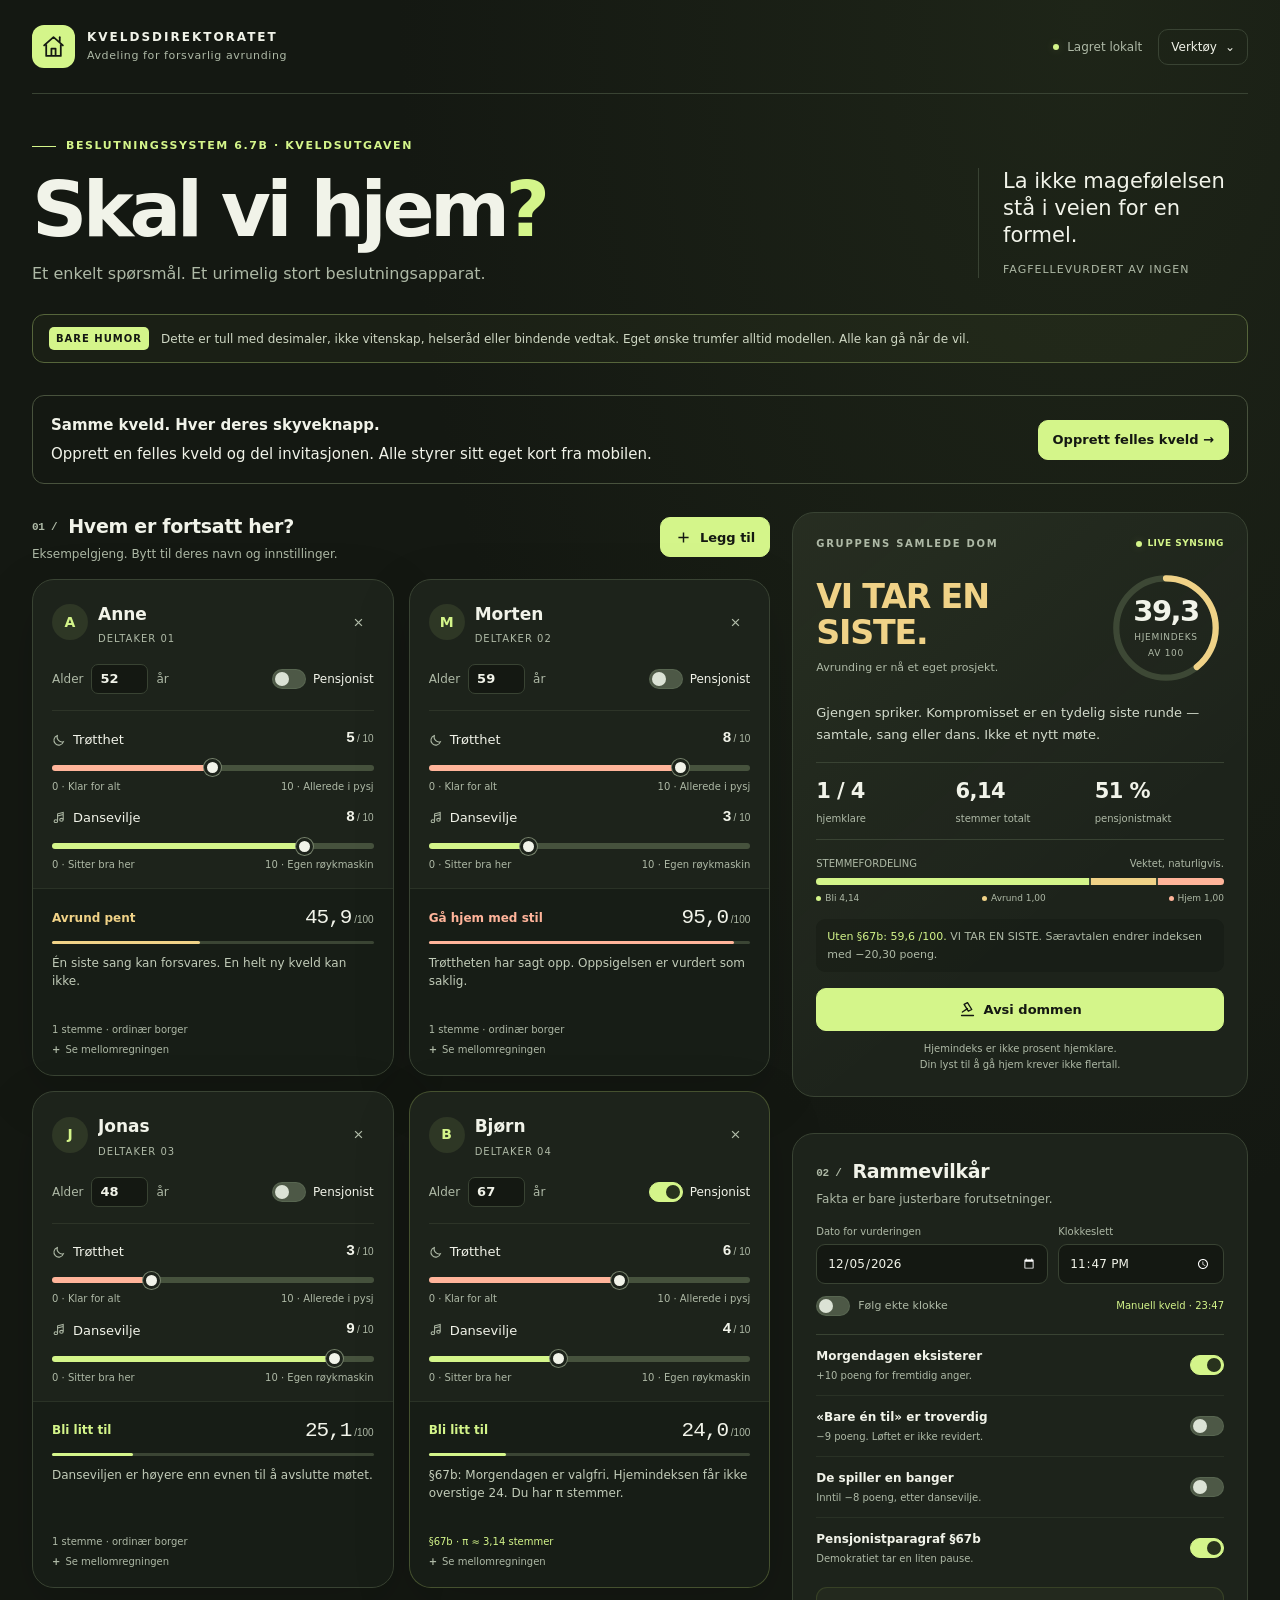
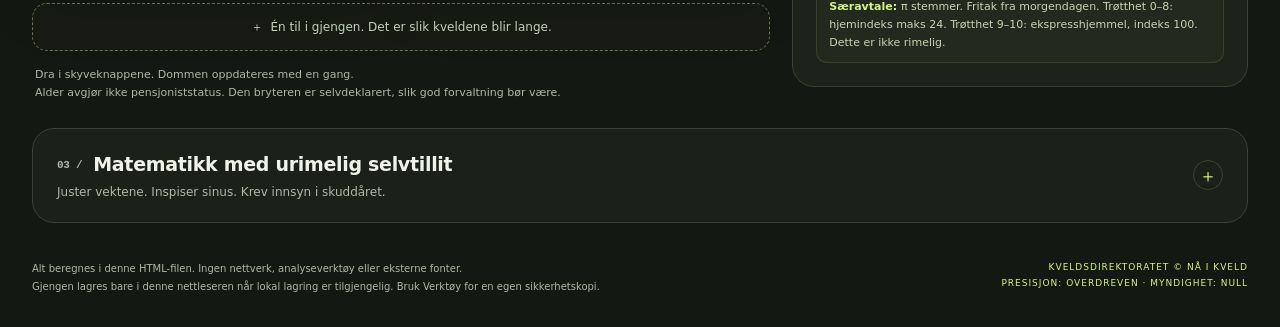
<file: skal-vi-hjem/index.html>
<!DOCTYPE html>
<html lang="nb">
<head>
<meta charset="utf-8">
<meta name="viewport" content="width=device-width, initial-scale=1">
<meta name="theme-color" content="#141812">
<meta name="description" content="En fullstendig overkonstruert, helt lokal og utelukkende humoristisk beslutningsmodell for når kvelden skal avsluttes.">
<title>Skal vi hjem? — Kveldsdirektoratet</title>
<link rel="stylesheet" href="style-1.css"><link rel="stylesheet" href="style-2.css"><link rel="stylesheet" href="style-3.css">
</head>
<body>
<noscript><div class="no-js">Denne appen trenger JavaScript aktivert i nettleseren. Den bruker ikke internett.</div></noscript>
<header class="wrap topbar">
  <div class="brand"><div class="brand-icon" aria-hidden="true"><svg viewBox="0 0 24 24" fill="none" stroke="currentColor" stroke-width="1.7" stroke-linecap="round" stroke-linejoin="round"><path d="M3 11 12 3l9 8M5 10v11h14V10M10 21v-7h4v7"/><path d="M18 3v4"/></svg></div><div><div class="brand-name">KVELDSDIREKTORATET</div><div class="brand-sub">Avdeling for forsvarlig avrunding</div></div></div>
  <div class="top-actions"><div class="local-status" id="storage-status" title="Ingen data sendes. Alt behandles i nettleseren."><span class="dot"></span><span id="storage-label">100 % lokalt</span></div><details class="tools" id="tools"><summary>Verktøy <span aria-hidden="true">⌄</span></summary><div class="tools-menu"><button type="button" id="new-group">Ny, tom gjeng</button><button type="button" id="load-demo">Last inn eksempelgjengen</button><hr><button type="button" id="export-data">Lagre gjengen som fil (.json)</button><button type="button" id="import-data">Hent gjeng fra fil (.json)</button><button type="button" id="print-button">Skriv ut beslutningsgrunnlaget</button><hr><button type="button" id="reset-all">Tilbakestill alt</button><small>Ingen innlogging. Ingen sky.<br>Unødvendig mye saksbehandling.</small></div></details></div>
</header>
<main class="wrap" id="app-main">
  <section class="hero" aria-labelledby="page-title"><div><div class="eyebrow">Beslutningssystem 6.7b · Kveldsutgaven</div><h1 id="page-title">Skal vi hjem<span>?</span></h1><p class="hero-sub">Et enkelt spørsmål. Et urimelig stort beslutningsapparat.</p></div><div class="hero-aside"><strong>La ikke magefølelsen<br>stå i veien for en formel.</strong><small>FAGFELLEVURDERT AV INGEN</small></div></section>
  <div class="humor-note"><strong>BARE HUMOR</strong><span>Dette er tull med desimaler, ikke vitenskap, helseråd eller bindende vedtak. Eget ønske trumfer alltid modellen. Alle kan gå når de vil.</span></div>
  <div class="input-alert" id="input-alert" role="status" hidden></div>
  <section aria-label="Samarbeidsmodus" style="display:flex;align-items:center;justify-content:space-between;gap:16px;flex-wrap:wrap;margin:20px 0 28px;padding:18px;border:1px solid #48523d;border-radius:12px">
    <div><strong>Samme kveld. Hver deres skyveknapp.</strong><p style="margin:6px 0 0">Opprett en felles kveld og del invitasjonen. Alle styrer sitt eget kort fra mobilen.</p></div>
    <a class="btn btn-primary" href="sammen.html" style="text-decoration:none">Opprett felles kveld →</a>
  </section>
  <div class="dashboard">
    <section class="people-section" aria-labelledby="people-heading"><div class="section-title"><div><h2 id="people-heading"><span class="section-index">01 /</span>Hvem er fortsatt her?</h2><p class="section-description" id="roster-description">Eksempelgjeng. Bytt til deres navn og innstillinger.</p></div><button class="btn btn-primary" type="button" id="add-person"><svg viewBox="0 0 20 20" fill="none" stroke="currentColor" stroke-width="1.7" aria-hidden="true"><path d="M10 4v12M4 10h12"/></svg>Legg til</button></div><div class="people-grid" id="people-grid"></div><button type="button" class="add-tile" id="add-person-bottom"><span aria-hidden="true">＋</span> Én til i gjengen. Det er slik kveldene blir lange.</button><p class="people-footnote">Dra i skyveknappene. Dommen oppdateres med en gang.<br>Alder avgjør ikke pensjoniststatus. Den bryteren er selvdeklarert, slik god forvaltning bør være.</p></section>
    <section class="panel verdict-panel" id="verdict-panel" aria-labelledby="verdict-title"><div class="panel-eyebrow"><span>Gruppens samlede dom</span><span class="live-badge"><span class="dot"></span> LIVE SYNSING</span></div><div class="verdict-main"><div><h2 class="verdict-heading" id="verdict-title" aria-live="polite" aria-atomic="true">VI VURDERER.</h2><p class="verdict-kicker" id="verdict-kicker">Ingen magefølelse uten vedlegg.</p></div><div class="gauge" id="group-gauge" role="img" aria-label="Gruppens hjemindeks"><svg viewBox="0 0 112 112" aria-hidden="true"><circle class="gauge-base" cx="56" cy="56" r="48"/><circle class="gauge-value" id="gauge-value" cx="56" cy="56" r="48"/></svg><div class="gauge-text"><div class="gauge-number" id="group-score">—</div><div class="gauge-caption">HJEMINDEKS</div><div class="gauge-caption">AV 100</div></div></div></div><p class="group-reason" id="group-reason"></p><div class="stats-row"><div class="stat"><strong id="home-count">—</strong><span>hjemklare</span></div><div class="stat"><strong id="vote-count">—</strong><span>stemmer totalt</span></div><div class="stat"><strong id="pension-power">—</strong><span>pensjonistmakt</span></div></div><div class="vote-title"><span>STEMMEFORDELING</span><span>Vektet, naturligvis.</span></div><div class="vote-bar" role="img" id="vote-bar" aria-label="Vektede stemmer"><div class="vote-segment vote-stay" id="votes-stay"></div><div class="vote-segment vote-middle" id="votes-middle"></div><div class="vote-segment vote-home" id="votes-home"></div></div><div class="vote-legend"><span><i class="legend-dot vote-stay"></i><span id="legend-stay">Bli</span></span><span><i class="legend-dot vote-middle"></i><span id="legend-middle">Avrund</span></span><span><i class="legend-dot vote-home"></i><span id="legend-home">Hjem</span></span></div><p class="counterfactual" id="counterfactual"></p><button class="btn btn-primary ruling-button" type="button" id="announce"><svg viewBox="0 0 20 20" fill="none" stroke="currentColor" stroke-width="1.6" stroke-linecap="round" stroke-linejoin="round" aria-hidden="true"><path d="m6 4 4-2 5 8-4 2zM10 9l-6 4M3 17h14"/></svg>Avsi dommen</button><p class="verdict-disclaimer">Hjemindeks er ikke prosent hjemklare.<br>Din lyst til å gå hjem krever ikke flertall.</p></section>
    <section class="panel controls-panel" aria-labelledby="controls-heading"><div class="panel-title"><h2 id="controls-heading"><span class="section-index">02 /</span>Rammevilkår</h2><p class="section-description">Fakta er bare justerbare forutsetninger.</p></div><div class="datetime-row"><label><span class="field-label">Dato for vurderingen</span><input id="model-date" type="date" min="1900-01-01" max="2199-12-31" required></label><label><span class="field-label">Klokkeslett</span><input id="model-time" type="time" step="60" required></label></div><div class="clock-line"><label><span class="switch"><input id="real-clock" type="checkbox"><span class="switch-track"></span></span>Følg ekte klokke</label><span class="clock-note" id="clock-note">Manuell kveld</span></div><div class="conditions"><label class="condition"><span><span class="condition-name">Morgendagen eksisterer</span><span class="condition-note">+10 poeng for fremtidig anger.</span></span><span class="switch"><input type="checkbox" id="tomorrow" data-condition="tomorrow"><span class="switch-track"></span></span></label><label class="condition"><span><span class="condition-name">«Bare én til» er troverdig</span><span class="condition-note">−9 poeng. Løftet er ikke revidert.</span></span><span class="switch"><input type="checkbox" id="oneMore" data-condition="oneMore"><span class="switch-track"></span></span></label><label class="condition"><span><span class="condition-name">De spiller en banger</span><span class="condition-note">Inntil −8 poeng, etter dansevilje.</span></span><span class="switch"><input type="checkbox" id="banger" data-condition="banger"><span class="switch-track"></span></span></label><label class="condition"><span><span class="condition-name">Pensjonistparagraf §67b</span><span class="condition-note">Demokratiet tar en liten pause.</span></span><span class="switch"><input type="checkbox" id="pensionRule" data-condition="pensionRule"><span class="switch-track"></span></span></label></div><div class="rule-box" id="rule-box"><strong>Særavtale:</strong> π stemmer. Fritak fra morgendagen. Trøtthet 0–8: hjemindeks maks 24. Trøtthet 9–10: ekspresshjemmel, indeks 100. Dette er ikke rimelig.</div></section>
  </div>
  <details class="method-section" id="method-section"><summary class="method-summary"><div><h2><span class="section-index">03 /</span>Matematikk med urimelig selvtillit</h2><p>Juster vektene. Inspiser sinus. Krev innsyn i skuddåret.</p></div><span class="method-chevron" aria-hidden="true">＋</span></summary><div class="method-body"><div class="formula-area"><p class="subheading">Hele den høyst useriøse formelen</p><div class="formula"><span class="accent">H<sub>i</sub> = clip<sub>0…100</sub>[</span><br>45 + a(T<sub>i</sub> − 5) − b(D<sub>i</sub> − 5)<br>+ c(A<sub>i</sub> − 45) + 2,5 max(0, h* − 22)<br>+ s sin(2π(m + 7A<sub>i</sub>) / 180)<br>+ L(år) + 10M(1 − QP<sub>i</sub>)<br>− 9E − 8B(D<sub>i</sub> / 10) <span class="accent">]</span><br><br><span class="accent">J<sub>i</sub></span> = H<sub>i</sub>, med mindre §67b gjelder:<br>QP<sub>i</sub> = 1 → T<sub>i</sub> ≤ 8: min(H<sub>i</sub>, 24)<br>QP<sub>i</sub> = 1 → T<sub>i</sub> ≥ 9: 100<br><span class="accent">w<sub>i</sub></span> = π ved aktiv særavtale, ellers 1<br><span class="accent">Gruppedom G = Σ(w<sub>i</sub> × J<sub>i</sub>) / Σw<sub>i</sub></span></div><div class="formula-keys"><span><strong>T / D</strong> = trøtthet / dansevilje, 0–10</span><span><strong>A</strong> = oppgitt alder, 0–120</span><span><strong>a / b / c / s</strong> = justerbare vekter</span><span><strong>m</strong> = minutter siden midnatt</span><span><strong>M / E / B</strong> = de tre øverste bryterne</span><span><strong>Q / P</strong> = særregel / pensjonist, 0 eller 1</span></div><p class="method-explain"><strong>Nattkorreksjon:</strong> h* er klokkeslettet i desimaltimer. Før kl. 12 legger vi til 24, slik at kl. 02 regnes som time 26. <strong>Sinus:</strong> bruker radianer og en fullstendig ugrunnet periode på 180 minutter, med aldersforskjøvet fase. <strong>Skuddår:</strong> L = −4 i skuddår, ellers +1 i administrasjonsgebyr. År delelig på 4 er skuddår, unntatt hundreår som ikke er delelige på 400.</p><div class="thresholds"><span><b style="color:var(--stay)">Bli:</b> under 35</span><span><b style="color:var(--middle)">Avrund:</b> 35–59,9</span><span><b style="color:var(--home)">Hjem:</b> 60 eller mer</span></div><p class="method-explain">Høyere indeks = sterkere hjem-anbefaling. Individuell indeks J avrundes til én desimal før vekting. Gruppeindeksen avrundes til én desimal før klassifisering. Mellomregningene bruker fulle verdier; viste delbeløp kan avvike litt ved summering. «Uten §67b» regner hele modellen på nytt med særregelen avslått.</p><p class="method-explain"><strong>Vitenskapelig grunnlag: ingen.</strong> Tall, vekter, terskler og særregler er laget for denne vitsen. Modellen måler ikke helse, sikkerhet eller faktisk ønske om å bli.</p></div><div class="weights-area"><p class="subheading">Finjustering for kontrollfriker</p><div class="weight-setting"><div class="slider-label"><label for="weight-tired">Trøtthetens tyngde</label><output class="slider-value" for="weight-tired" id="weight-tired-value"></output></div><input class="range range-tired" type="range" id="weight-tired" data-weight="tired" min="2" max="10" step="0.5"><p class="weight-help">a · Hvor høyt skal kroppen få snakke?</p></div><div class="weight-setting"><div class="slider-label"><label for="weight-dance">Danseviljens lobbykraft</label><output class="slider-value" for="weight-dance" id="weight-dance-value"></output></div><input class="range" type="range" id="weight-dance" data-weight="dance" min="1" max="8" step="0.5"><p class="weight-help">b · Hvor mye skal én god låt få bety?</p></div><div class="weight-setting"><div class="slider-label"><label for="weight-age">Aldersbyråkrati</label><output class="slider-value" for="weight-age" id="weight-age-value"></output></div><input class="range" type="range" id="weight-age" data-weight="age" min="0" max="0.3" step="0.01"><p class="weight-help">c · Alderen er et tall. Vi ga tallet et skjema.</p></div><div class="weight-setting"><div class="slider-label"><label for="weight-sine">Kommunal sinusamplitude</label><output class="slider-value" for="weight-sine" id="weight-sine-value"></output></div><input class="range" type="range" id="weight-sine" data-weight="sine" min="0" max="12" step="1"><p class="weight-help">s · Mer bølge. Ikke mer innsikt.</p></div><button type="button" class="btn btn-small btn-quiet" id="reset-weights">Tilbakestill vektene</button><div class="leap-readout" id="leap-readout"></div></div></div></details>
</main>
<footer class="wrap page-footer"><p id="privacy-note">Alt beregnes i denne HTML-filen. Ingen nettverk, analyseverktøy eller eksterne fonter.<br>Gjengen lagres bare i denne nettleseren når lokal lagring er tilgjengelig. Bruk Verktøy for en egen sikkerhetskopi.</p><p class="footer-mark">Kveldsdirektoratet © Nå i kveld<br>Presisjon: overdreven · Myndighet: null</p></footer>
<div class="toast" id="toast" role="status" aria-live="polite"></div>
<input type="file" id="import-file" accept=".json,application/json" hidden>
<dialog id="ruling-dialog" aria-labelledby="ruling-title"><div class="dialog-inner"><div class="dialog-top"><span class="dialog-eyebrow">KVELDSDIREKTORATET HAR TALT</span><button class="dialog-close" data-close-dialog="ruling-dialog" aria-label="Lukk dommen">×</button></div><div class="ruling-mark" aria-hidden="true"><svg viewBox="0 0 24 24" fill="none" stroke="currentColor" stroke-width="1.6" stroke-linecap="round" stroke-linejoin="round"><path d="m7 5 4-2 6 9-4 2zM12 10l-7 5M4 20h16"/></svg></div><h2 class="ruling-title" id="ruling-title"></h2><p class="ruling-lead" id="ruling-lead"></p><div class="ruling-metadata" id="ruling-metadata"></div><div class="ruling-people" id="ruling-people"></div><div class="dialog-humor"><strong>Dette vedtaket er humor.</strong> Det kan påklages muntlig, ignoreres helt eller overstyres av et enkelt «jeg går». Hjemreisen har ingen søknadsfrist.</div><div class="dialog-actions"><button class="btn btn-primary" id="copy-ruling">Kopier dommen</button><button class="btn" id="print-ruling">Skriv ut</button><button class="btn btn-quiet" data-close-dialog="ruling-dialog">Tilbake til synsingen</button></div><div class="copy-area" id="copy-area" hidden><p>Automatisk kopiering er ikke tilgjengelig her. Teksten er markert: bruk Ctrl+C.</p><textarea id="copy-text" readonly aria-label="Dom klar til kopiering"></textarea></div></div></dialog>
<dialog id="confirm-dialog" aria-labelledby="confirm-title"><div class="dialog-inner"><h2 class="confirm-title" id="confirm-title"></h2><p class="confirm-text" id="confirm-text"></p><div class="dialog-actions"><button class="btn btn-quiet" id="confirm-cancel">Avbryt</button><button class="btn btn-primary" id="confirm-ok">Gjør det</button></div></div></dialog>
<div id="print-sheet"></div>
<script src="app-1.js"></script><script src="app-2.js"></script><script src="app-3.js"></script>
</body>
</html>
</file>
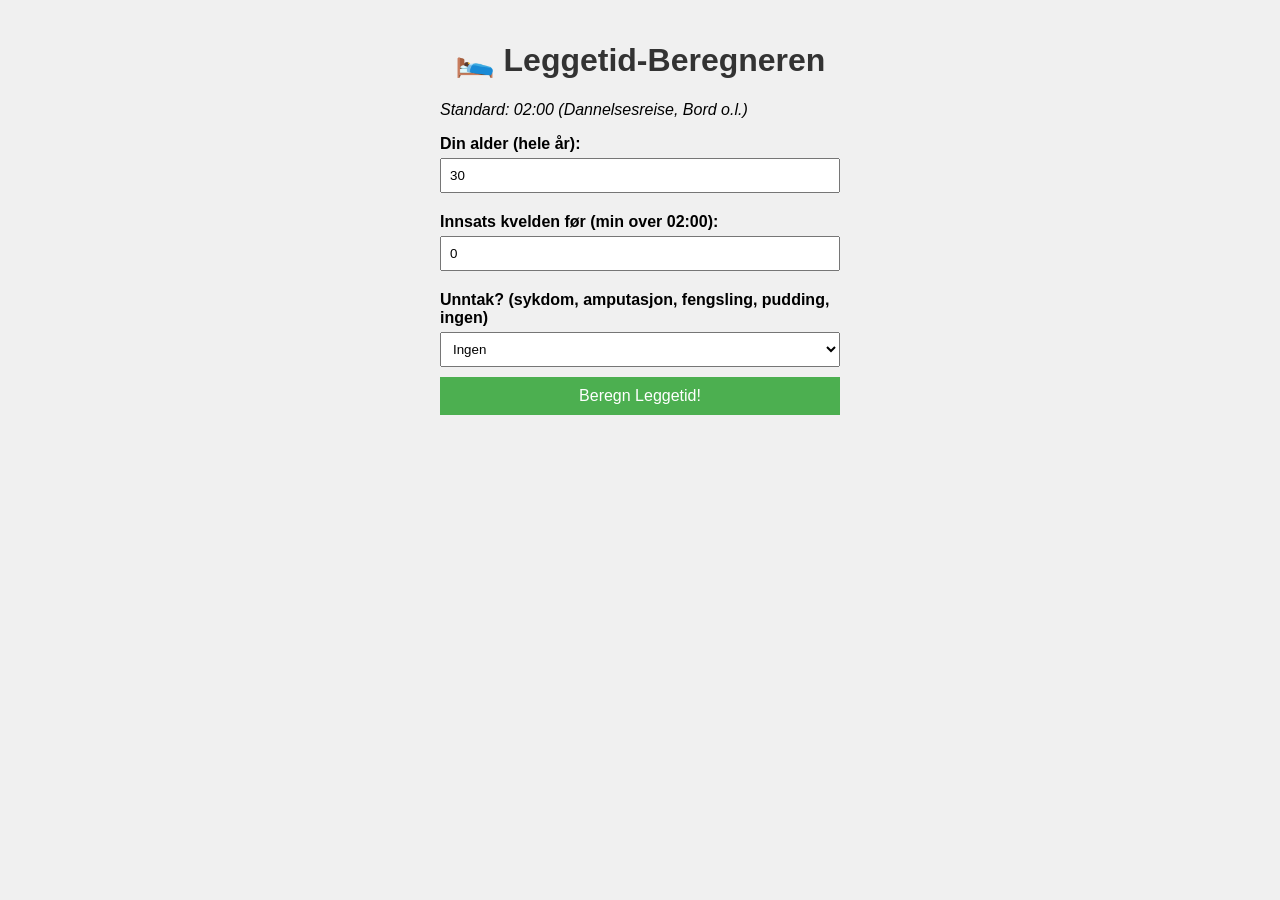
<file: indx.html>
<!DOCTYPE html>
<html lang="no">
<head>
    <meta charset="UTF-8">
    <meta name="viewport" content="width=device-width, initial-scale=1.0">
    <title>Leggetid-Beregneren (Statutt X)</title>
    <style>
        body { font-family: Arial, sans-serif; max-width: 400px; margin: 0 auto; padding: 20px; background: #f0f0f0; }
        h1 { text-align: center; color: #333; }
        label { display: block; margin: 10px 0 5px; font-weight: bold; }
        input, select { width: 100%; padding: 8px; margin-bottom: 10px; box-sizing: border-box; }
        button { width: 100%; padding: 10px; background: #4CAF50; color: white; border: none; cursor: pointer; font-size: 16px; }
        button:hover { background: #45a049; }
        #result { margin-top: 20px; padding: 15px; background: white; border-radius: 5px; display: none; }
        .mojito { background: #ffeb3b; color: #333; font-style: italic; }
    </style>
</head>
<body>
    <h1>🛌 Leggetid-Beregneren</h1>
    <p><em>Standard: 02:00 (Dannelsesreise, Bord o.l.)</em></p>

    <label for="alder">Din alder (hele år):</label>
    <input type="number" id="alder" min="0" value="30">

    <label for="innsats">Innsats kvelden før (min over 02:00):</label>
    <input type="number" id="innsats" min="0" step="0.1" value="0">

    <label for="unntak">Unntak? (sykdom, amputasjon, fengsling, pudding, ingen)</label>
    <select id="unntak">
        <option value="ingen">Ingen</option>
        <option value="sykdom">Alvorlig sykdom</option>
        <option value="amputasjon">Amputasjon</option>
        <option value="fengsling">Fengsling</option>
        <option value="pudding">Pudding-prinsippet</option>
    </select>

    <button onclick="beregn()">Beregn Leggetid!</button>

    <div id="result"></div>

    <script>
        function beregnFratrekk(alder, innsats) {
            const maxFratrekk = 120;
            const midtpunkt = 60;
            const k = 0.2;
            const logistisk = maxFratrekk / (1 + Math.exp(-k * (alder - midtpunkt)));
            return logistisk + innsats;
        }

        function minutterTilKlokke(min) {
            const timer = Math.floor(min / 60);
            const m = Math.floor(min % 60);
            return `${timer.toString().padStart(2, '0')}:${m.toString().padStart(2, '0')}`;
        }

        function beregn() {
            const alder = parseInt(document.getElementById('alder').value) || 30;
            const innsats = parseFloat(document.getElementById('innsats').value) || 0;
            const unntak = document.getElementById('unntak').value;

            const resultDiv = document.getElementById('result');
            let html = '<h3>Resultat:</h3>';

            if (unntak === 'sykdom') {
                html += '<p>Alvorlig sykdom: Automatisk 23:00. Hvil deg!</p>';
            } else if (unntak === 'amputasjon' || unntak === 'fengsling') {
                html += '<p>Force majeure: Umiddelbar retré. Pack opp teltet!</p>';
            } else if (unntak === 'pudding') {
                html += '<p>Pudding-prinsippet: Leggetid når DU vil. Pudding vinner!</p>';
            } else {
                const fratrekk = beregnFratrekk(alder, innsats);
                let leggetidMin = 120 - fratrekk;
                if (leggetidMin < 0) leggetidMin = 0;
                html += `<p>Fratrekk: ${fratrekk.toFixed(1)} min</p>`;
                html += `<p>Din leggetid: ${minutterTilKlokke(leggetidMin)}</p>`;

                // Mojito
                const mojitio = confirm('Påberoper du Mojito-prinsippet for en siste drink?');
                if (mojitio) {
                    html += '<div class="mojito"><strong>--- MOJITO AKTIVERT! ---</strong><br>';
                    html += 'Proklamatøren har mandat til drømmen!<br>';
                    html += 'De andre: *introspektiv mine* "Vi vurderer seriøst... Ryk og reis! +15 min (en drink)."<br>';
                    const nyMin = leggetidMin + 15;
                    html += `Ny leggetid: ${minutterTilKlokke(nyMin)}</p></div>`;
                } else {
                    html += '<p>Ingen Mojito. God natt!</p>';
                }
            }

            resultDiv.innerHTML = html;
            resultDiv.style.display = 'block';
            resultDiv.scrollIntoView();
        }
    </script>
</body>
</html>
</file>
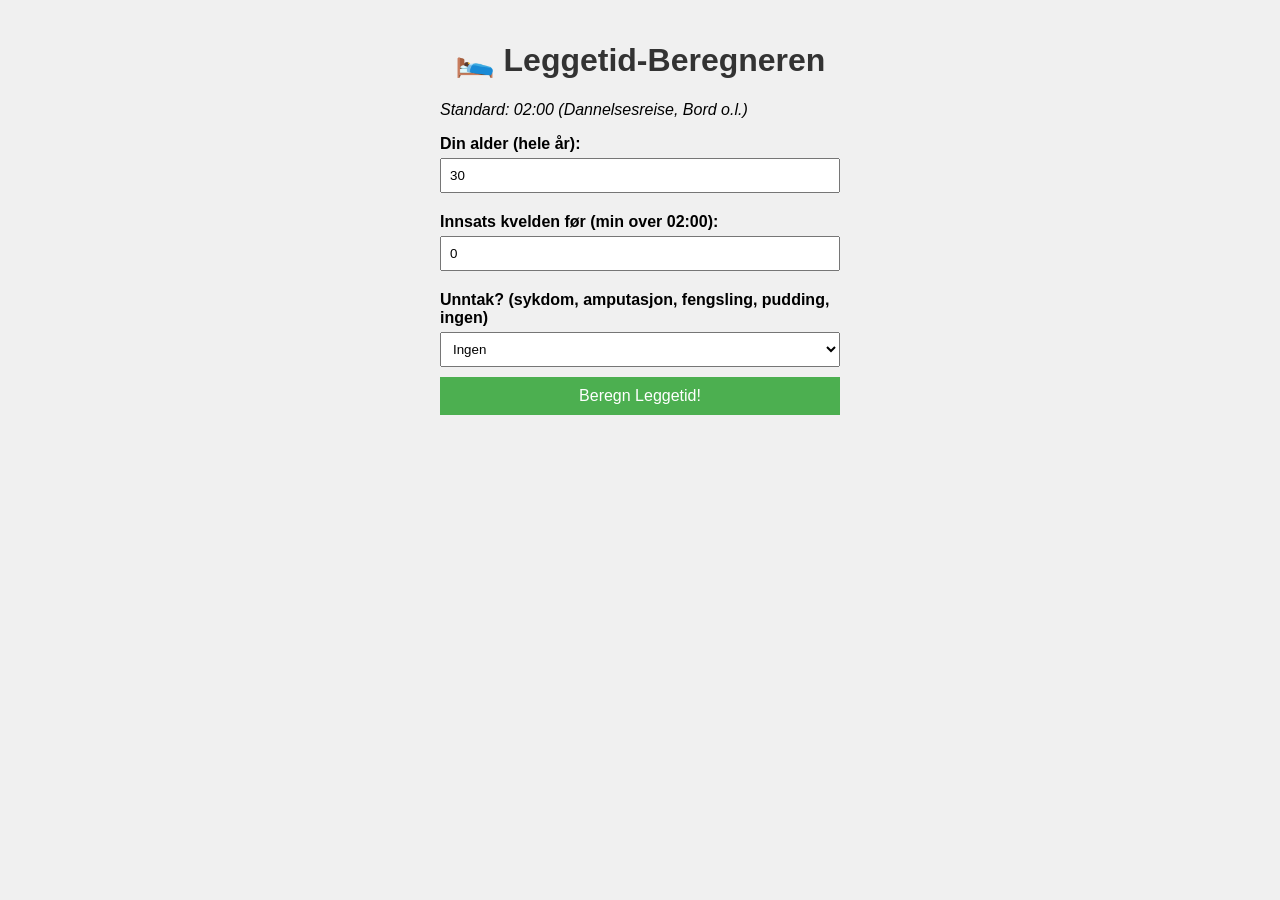
<file: leggetid.html>
<!DOCTYPE html>
<html lang="no">
<head>
    <meta charset="UTF-8">
    <meta name="viewport" content="width=device-width, initial-scale=1.0">
    <title>Leggetid-Beregneren (Statutt X)</title>
    <style>
        body { font-family: Arial, sans-serif; max-width: 400px; margin: 0 auto; padding: 20px; background: #f0f0f0; }
        h1 { text-align: center; color: #333; }
        label { display: block; margin: 10px 0 5px; font-weight: bold; }
        input, select { width: 100%; padding: 8px; margin-bottom: 10px; box-sizing: border-box; }
        button { width: 100%; padding: 10px; background: #4CAF50; color: white; border: none; cursor: pointer; font-size: 16px; }
        button:hover { background: #45a049; }
        #result { margin-top: 20px; padding: 15px; background: white; border-radius: 5px; display: none; }
        .mojito { background: #ffeb3b; color: #333; font-style: italic; }
    </style>
</head>
<body>
    <h1>🛌 Leggetid-Beregneren</h1>
    <p><em>Standard: 02:00 (Dannelsesreise, Bord o.l.)</em></p>

    <label for="alder">Din alder (hele år):</label>
    <input type="number" id="alder" min="0" value="30">

    <label for="innsats">Innsats kvelden før (min over 02:00):</label>
    <input type="number" id="innsats" min="0" step="0.1" value="0">

    <label for="unntak">Unntak? (sykdom, amputasjon, fengsling, pudding, ingen)</label>
    <select id="unntak">
        <option value="ingen">Ingen</option>
        <option value="sykdom">Alvorlig sykdom</option>
        <option value="amputasjon">Amputasjon</option>
        <option value="fengsling">Fengsling</option>
        <option value="pudding">Pudding-prinsippet</option>
    </select>

    <button onclick="beregn()">Beregn Leggetid!</button>

    <div id="result"></div>

    <script>
        function beregnFratrekk(alder, innsats) {
            const maxFratrekk = 120;
            const midtpunkt = 60;
            const k = 0.2;
            const logistisk = maxFratrekk / (1 + Math.exp(-k * (alder - midtpunkt)));
            return logistisk + innsats;
        }

        function minutterTilKlokke(min) {
            const timer = Math.floor(min / 60);
            const m = Math.floor(min % 60);
            return `${timer.toString().padStart(2, '0')}:${m.toString().padStart(2, '0')}`;
        }

        function beregn() {
            const alder = parseInt(document.getElementById('alder').value) || 30;
            const innsats = parseFloat(document.getElementById('innsats').value) || 0;
            const unntak = document.getElementById('unntak').value;

            const resultDiv = document.getElementById('result');
            let html = '<h3>Resultat:</h3>';

            if (unntak === 'sykdom') {
                html += '<p>Alvorlig sykdom: Automatisk 23:00. Hvil deg!</p>';
            } else if (unntak === 'amputasjon' || unntak === 'fengsling') {
                html += '<p>Force majeure: Umiddelbar retré. Pack opp teltet!</p>';
            } else if (unntak === 'pudding') {
                html += '<p>Pudding-prinsippet: Leggetid når DU vil. Pudding vinner!</p>';
            } else {
                const fratrekk = beregnFratrekk(alder, innsats);
                let leggetidMin = 120 - fratrekk;
                if (leggetidMin < 0) leggetidMin = 0;
                html += `<p>Fratrekk: ${fratrekk.toFixed(1)} min</p>`;
                html += `<p>Din leggetid: ${minutterTilKlokke(leggetidMin)}</p>`;

                // Mojito
                const mojitio = confirm('Påberoper du Mojito-prinsippet for en siste drink?');
                if (mojitio) {
                    html += '<div class="mojito"><strong>--- MOJITO AKTIVERT! ---</strong><br>';
                    html += 'Proklamatøren har mandat til drømmen!<br>';
                    html += 'De andre: *introspektiv mine* "Vi vurderer seriøst... Ryk og reis! +15 min (en drink)."<br>';
                    const nyMin = leggetidMin + 15;
                    html += `Ny leggetid: ${minutterTilKlokke(nyMin)}</p></div>`;
                } else {
                    html += '<p>Ingen Mojito. God natt!</p>';
                }
            }

            resultDiv.innerHTML = html;
            resultDiv.style.display = 'block';
            resultDiv.scrollIntoView();
        }
    </script>
</body>
</html>
</file>
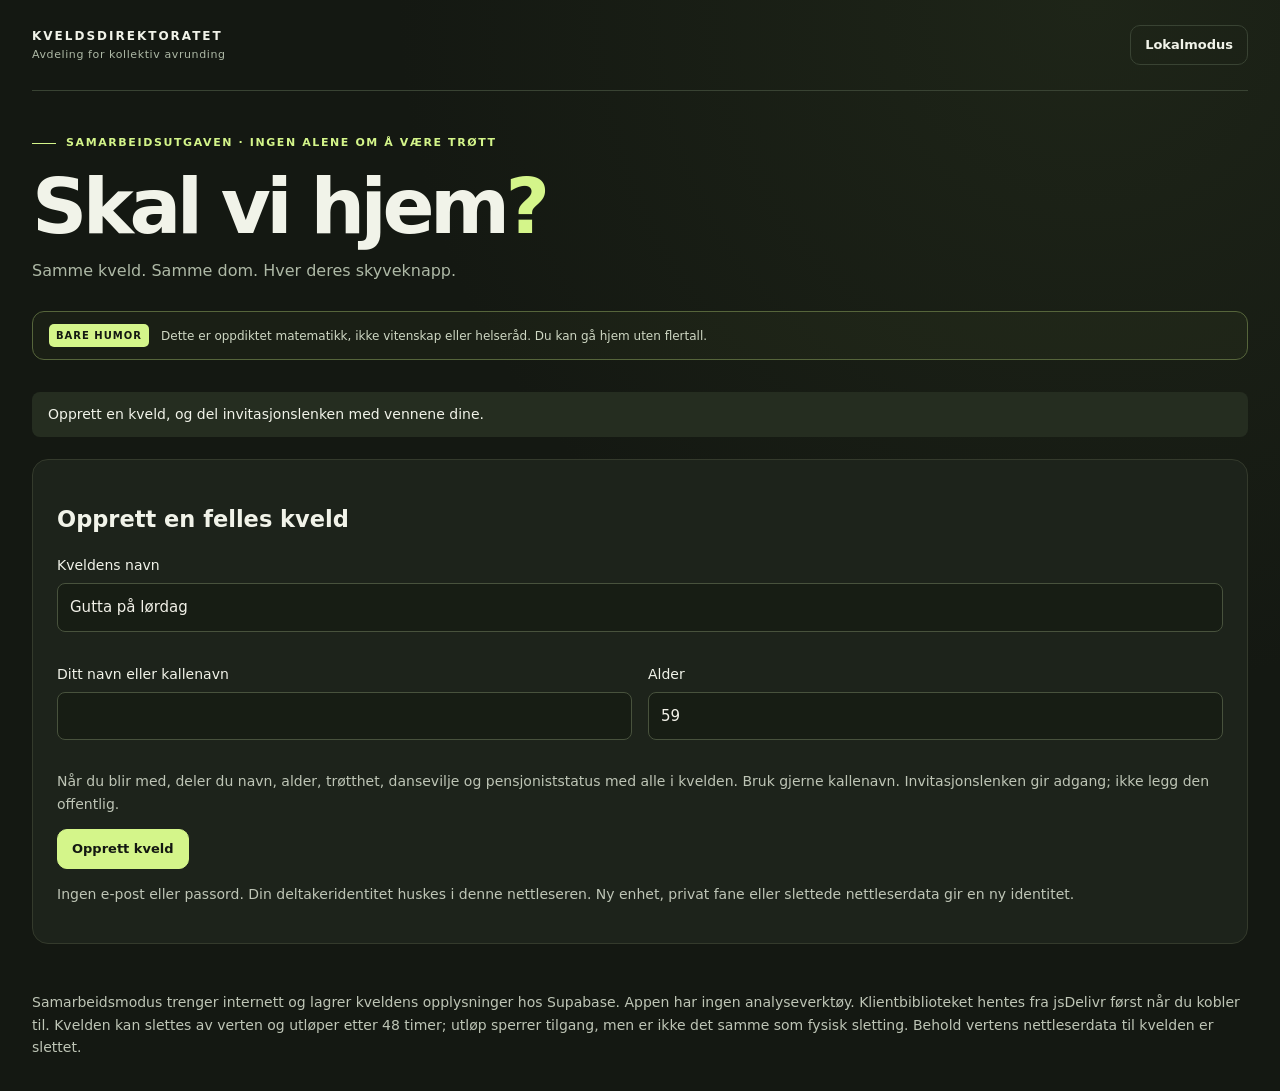
<file: skal-vi-hjem/sammen.html>
<!doctype html>
<html lang="nb">
<head>
<meta charset="utf-8"><meta name="viewport" content="width=device-width,initial-scale=1">
<meta name="referrer" content="no-referrer"><meta name="theme-color" content="#141812">
<title>Skal vi hjem? – Samme kveld. Felles synsing.</title>
<link rel="stylesheet" href="style-1.css"><link rel="stylesheet" href="style-2.css"><link rel="stylesheet" href="style-3.css">
<style>
.cloud-box{padding:24px;margin:22px 0;border:1px solid var(--border,#343a2c);border-radius:16px;background:var(--panel,#1e241b)}
.cloud-line{display:flex;align-items:center;gap:12px;flex-wrap:wrap}.cloud-line>*{min-width:0}.cloud-line a{color:var(--accent,#c3e578)}
.cloud-grid{display:grid;grid-template-columns:repeat(auto-fit,minmax(min(100%,290px),1fr));gap:16px}
.cloud-field{display:block;margin:16px 0}.cloud-field>span{display:block;margin-bottom:7px;font-size:14px}
.cloud-field input:not([type=checkbox]){width:100%}.cloud-field input[type=range]{padding:0}.cloud-field input[type=checkbox]{width:22px;height:22px;accent-color:#c3e578}
.cloud-field input[type=text],.cloud-field input[type=number]{background:#171d14;color:#f2f1e8;border:1px solid #48523d;border-radius:8px;padding:12px;font:inherit}
.cloud-muted{color:#bec5b6;font-size:14px;line-height:1.6}.cloud-score{font-size:56px;letter-spacing:-.05em;font-weight:800}.cloud-person{padding:20px;border:1px solid #48523d;border-radius:13px}.cloud-person h3{margin:0 0 10px}.cloud-person p{line-height:1.5}
.cloud-person[data-mine=true]{border-color:#c3e578}.cloud-person[data-home=true]{opacity:.65}.cloud-person output{float:right;font-variant-numeric:tabular-nums}
#cloud-status{padding:12px 16px;border-radius:8px;background:#252d20;font-size:14px;line-height:1.5;margin-top:18px}
#cloud-status[data-error=true]{background:#4b2420;color:#ffded4}.cloud-settings fieldset{border:0;padding:0;margin:0}.cloud-settings fieldset:disabled{opacity:.65}.cloud-settings summary{cursor:pointer;font-size:20px;font-weight:700}
.cloud-code{overflow-wrap:anywhere;white-space:pre-wrap;line-height:1.7;font:14px ui-monospace,monospace}.cloud-invite{width:100%;padding:12px;margin-top:10px;font:14px monospace}
[hidden]{display:none!important}button:disabled{opacity:.45;cursor:not-allowed}input:disabled{opacity:.65;cursor:not-allowed}a.btn{text-decoration:none}
@media(max-width:480px){.cloud-box{padding:17px}.cloud-score{font-size:44px}}
</style>
<script src="collaboration-config.js?v=20260906-3" defer></script><script src="app-1.js" defer></script><script src="collaboration.js?v=20260906-3" defer></script>
</head>
<body><header class="wrap topbar"><div><div class="brand-name">KVELDSDIREKTORATET</div><div class="brand-sub">Avdeling for kollektiv avrunding</div></div><a class="btn btn-quiet" href="./">Lokalmodus</a></header>
<main class="wrap">
<section class="hero"><div><div class="eyebrow">Samarbeidsutgaven · Ingen alene om å være trøtt</div><h1>Skal vi hjem<span>?</span></h1><p class="hero-sub">Samme kveld. Samme dom. Hver deres skyveknapp.</p></div></section>
<div class="humor-note"><strong>BARE HUMOR</strong><span>Dette er oppdiktet matematikk, ikke vitenskap eller helseråd. Du kan gå hjem uten flertall.</span></div>
<div id="cloud-status" role="status" aria-live="polite">Kontrollerer tilkoblingen.</div>
<section class="cloud-box" id="cloud-setup" hidden><h2>Samarbeidsmodus er ikke aktivert ennå</h2><p>Nettsiden er klargjort, men den felles databasen er ikke koblet til. Ingen deltakeropplysninger er sendt.</p><p class="cloud-muted">Når Supabase er koblet til og oppsettet er testet, kan verten opprette en kveld og dele invitasjonen. Lokalmodus fungerer som før.</p><a href="./" class="btn btn-primary">Bruk lokalmodus</a></section>
<form class="cloud-box" id="cloud-entry" hidden><h2 id="cloud-entry-title">Opprett en felles kveld</h2><label class="cloud-field" id="cloud-title-field"><span>Kveldens navn</span><input id="cloud-title" type="text" maxlength="60" required value="Gutta på lørdag"></label>
<div class="cloud-grid"><label class="cloud-field"><span>Ditt navn eller kallenavn</span><input id="cloud-name" type="text" maxlength="40" autocomplete="nickname" required></label><label class="cloud-field"><span>Alder</span><input id="cloud-age" type="number" min="0" max="120" step="1" value="59" required></label></div>
<p class="cloud-muted">Når du blir med, deler du navn, alder, trøtthet, dansevilje og pensjoniststatus med alle i kvelden. Bruk gjerne kallenavn. Invitasjonslenken gir adgang; ikke legg den offentlig.</p>
<button class="btn btn-primary" type="submit" id="cloud-enter">Opprett kveld</button><p class="cloud-muted">Ingen e-post eller passord. Din deltakeridentitet huskes i denne nettleseren. Ny enhet, privat fane eller slettede nettleserdata gir en ny identitet.</p></form>
<section id="cloud-room" hidden>
<div class="cloud-box"><div class="cloud-line"><h2 id="cloud-room-title"></h2><span class="cloud-muted" id="cloud-role"></span></div><p class="cloud-muted" id="cloud-room-info"></p><div class="cloud-line"><button class="btn" id="cloud-share">Kopier invitasjon</button><button class="btn btn-quiet" id="cloud-sync">Prøv synkronisering på nytt</button><button class="btn btn-quiet" id="cloud-rotate" hidden>Ny invitasjonslenke</button><button class="btn btn-quiet" id="cloud-delete" hidden>Slett kvelden</button></div><input class="cloud-invite" id="cloud-link" aria-label="Invitasjonslenke" readonly hidden></div>
<div class="cloud-box"><div class="panel-eyebrow">Gruppens felles dom</div><h2 class="verdict-heading" id="cloud-verdict">INGEN I SALEN.</h2><div class="cloud-score"><span id="cloud-score">—</span><small style="font-size:18px"> / 100</small></div><p id="cloud-reason"></p><p class="cloud-muted" id="cloud-counts"></p><p class="cloud-muted" id="cloud-counter"></p><p class="cloud-muted" id="cloud-clock"></p><button class="btn btn-primary" id="cloud-ruling">Kopier dommen</button></div>
<div class="cloud-line"><h2>Hvem er fortsatt her?</h2><p class="cloud-muted">Du styrer ditt eget kort. Pensjonistens privilegier er beklageligvis videreført.</p></div><div class="cloud-grid" id="cloud-people"></div>
<details class="cloud-box cloud-settings"><summary>Vertens justerbare virkelighet</summary><p class="cloud-muted" id="cloud-permissions"></p><fieldset id="cloud-settings"></fieldset></details>
<details class="cloud-box"><summary><strong>Matematikk med urimelig selvtillit</strong></summary><p class="cloud-code">Hᵢ = clip₀…₁₀₀[45 + a(Tᵢ−5) − b(Dᵢ−5) + c(Aᵢ−45)
+ 2,5 max(0,h*−22) + s sin(2π(m+7Aᵢ)/180)
+ L(år) + 10M(1−QPᵢ) − 9E − 8B(Dᵢ/10)]

Aktiv §67b: π stemmer og fritak fra morgendagen.
Trøtthet 0–8: indeks maks 24. Trøtthet 9–10: indeks 100.
Gruppeindeks = Σ(vekt × personindeks) / Σvekt.</p><p class="cloud-muted">T: trøtthet, D: dansevilje, A: alder, m: minutter siden midnatt. h*: desimaltimer, pluss 24 før kl. 12. L: −4 i skuddår, ellers +1. M/E/B: morgendagen, én til, banger. Q/P: særregel, pensjonist. Vektene a/b/c/s justeres av verten. Skuddår er delelig på 4, unntatt hundreår som ikke er delelige på 400. Indeks avrundes til én desimal før vekting og klassifisering: under 35 = bli, under 60 = avrund, ellers hjem. De som har gått hjem tas ut av gruppedommen.</p><p><strong>Vitenskapelig grunnlag: ingen. Serverens klokke: Europe/Oslo.</strong></p></details>
</section>
<footer class="page-footer"><p class="cloud-muted">Samarbeidsmodus trenger internett og lagrer kveldens opplysninger hos Supabase. Appen har ingen analyseverktøy. Klientbiblioteket hentes fra jsDelivr først når du kobler til. Kvelden kan slettes av verten og utløper etter 48 timer; utløp sperrer tilgang, men er ikke det samme som fysisk sletting. Behold vertens nettleserdata til kvelden er slettet.</p></footer>
</main><noscript><p>Denne appen trenger JavaScript. Det gjør byråkrati som regel.</p></noscript></body></html>
</file>
<file: skal-vi-hjem/style-1.css>
:root{color-scheme:dark;--bg:#141812;--panel:#1d231b;--panel-2:#252c22;--line:#394333;--text:#f1f3e9;--muted:#aeb9a6;--lime:#d4f58a;--home:#ffb49a;--middle:#f0d287;--stay:#d4f58a;--radius:22px;--shadow:0 18px 60px #0002}
*{box-sizing:border-box}html{scroll-behavior:smooth}body{margin:0;background:radial-gradient(ellipse at 85% 0%,#34412550,transparent 45%),var(--bg);color:var(--text);font-family:"Segoe UI",system-ui,-apple-system,BlinkMacSystemFont,sans-serif;font-size:15px;line-height:1.5}button,input,select{font:inherit}button,summary,a{-webkit-tap-highlight-color:transparent}button{cursor:pointer}button:disabled{cursor:not-allowed;opacity:.5}button,input,summary,a{touch-action:manipulation}button:focus-visible,input:focus-visible,summary:focus-visible,a:focus-visible{outline:3px solid var(--lime);outline-offset:4px}button{border:0}input{min-width:0}a{color:inherit}svg{display:block;flex-shrink:0}button svg{width:17px;height:17px}button{display:inline-flex;align-items:center;justify-content:center;gap:8px}.wrap{width:min(1392px,100% - 64px);margin-inline:auto}.topbar{padding:25px 0;border-bottom:1px solid var(--line);display:flex;align-items:center;justify-content:space-between;gap:20px}.brand{display:flex;align-items:center;gap:12px}.brand-icon{background:var(--lime);color:var(--bg);border-radius:12px;width:43px;height:43px;display:grid;place-items:center}.brand-icon svg{width:25px;height:25px}.brand-name{font-weight:800;letter-spacing:2px;font-size:12px}.brand-sub{color:var(--muted);font-size:11px;margin-top:2px;letter-spacing:.6px}.top-actions{display:flex;gap:16px;align-items:center}.local-status{display:flex;align-items:center;gap:8px;font-size:12px;color:var(--muted)}.dot{width:6px;height:6px;border-radius:50%;background:var(--lime);box-shadow:0 0 10px #d4f58a30}.tools{position:relative;z-index:5}.tools>summary{list-style:none;cursor:pointer;border:1px solid var(--line);border-radius:10px;padding:8px 12px;font-size:12px;display:flex;gap:8px;align-items:center}.tools>summary::-webkit-details-marker{display:none}.tools[open]>summary{background:var(--panel-2)}.tools-menu{position:absolute;right:0;top:46px;min-width:255px;padding:7px;background:#252d20;border:1px solid var(--line);box-shadow:0 14px 45px #0008;border-radius:14px}.tools-menu button{background:none;color:var(--text);width:100%;justify-content:flex-start;text-align:left;padding:11px 12px;border-radius:8px;font-size:13px}.tools-menu button:hover{background:#ffffff0b}.tools-menu hr{border:0;border-top:1px solid var(--line);margin:5px 8px}.tools-menu small{display:block;padding:8px 12px;color:var(--muted);font-size:11px}.hero{padding:44px 0 28px;display:flex;align-items:flex-end;justify-content:space-between;gap:30px}.eyebrow{display:flex;align-items:center;gap:10px;color:var(--lime);font-size:11px;font-weight:700;letter-spacing:1.6px;text-transform:uppercase}.eyebrow:before{content:"";width:24px;height:1px;background:currentColor}h1{font-size:clamp(52px,6vw,84px);font-weight:750;letter-spacing:-4.5px;line-height:1.05;margin:15px 0 12px}h1 span{color:var(--lime)}.hero-sub{font-size:16px;color:var(--muted);margin:0}.hero-aside{border-left:1px solid var(--line);padding-left:24px;margin-bottom:8px;max-width:270px}.hero-aside strong{font-size:21px;line-height:1.3;font-weight:500}.hero-aside small{display:block;color:var(--muted);font-size:11px;margin-top:12px;letter-spacing:1px}.humor-note{display:flex;gap:12px;align-items:center;padding:12px 16px;border:1px solid #56653b;border-radius:12px;background:#d4f58a08;color:#ced7c3;font-size:12px;margin-bottom:32px}.humor-note strong{font-size:10px;background:var(--lime);color:var(--bg);border-radius:5px;padding:4px 7px;letter-spacing:1px;white-space:nowrap}.dashboard{display:grid;grid-template-columns:minmax(0,1.62fr) minmax(340px,1fr);gap:22px;align-items:start}.people-section{grid-column:1;grid-row:1 / span 2;min-width:0}.section-title{display:flex;align-items:center;justify-content:space-between;gap:12px;margin-bottom:16px}.section-title h2,.panel-title h2{font-size:19px;font-weight:650;letter-spacing:-.3px;margin:0}.section-index{font-family:ui-monospace,SFMono-Regular,Consolas,monospace;font-size:11px;color:var(--muted);margin-right:11px;vertical-align:middle}.section-description{margin:4px 0 0;color:var(--muted);font-size:12px}.btn{min-height:40px;padding:9px 14px;border-radius:10px;font-size:13px;font-weight:650;color:var(--text);background:var(--panel-2);border:1px solid var(--line);transition:background .15s,transform .15s}.btn:hover{background:#343d2e}.btn:active{transform:translateY(1px)}.btn-primary{background:var(--lime);border-color:var(--lime);color:var(--bg)}.btn-primary:hover{background:#e2ffa5}.btn-quiet{background:transparent}.btn-small{min-height:32px;padding:6px 10px;font-size:11px}.people-grid{display:grid;grid-template-columns:repeat(2,minmax(0,1fr));gap:15px}.person-card{background:var(--panel);border:1px solid var(--line);border-radius:var(--radius);overflow:hidden;box-shadow:var(--shadow);min-width:0}.person-card.retired-active{border-color:#899f505f}.person-main{padding:19px 19px 16px}.person-head{display:flex;align-items:center;gap:10px;margin-bottom:18px}.avatar{height:36px;width:36px;display:grid;place-items:center;flex-shrink:0;background:#d4f58a18;color:var(--lime);font-weight:650;font-size:14px;border-radius:50%}.name-wrap{flex:1;min-width:0}.name-input{width:100%;font-size:17px;font-weight:650;color:var(--text);background:transparent;border:0;border-bottom:1px solid transparent;padding:3px 0;outline-offset:2px!important}.name-input:hover,.name-input:focus{border-bottom-color:var(--line)}.name-input::placeholder{color:#87927e}.person-number{color:var(--muted);font-size:10px;letter-spacing:1px;text-transform:uppercase}.icon-btn{width:30px;height:30px;flex-shrink:0;background:transparent;border:1px solid transparent;border-radius:8px;color:var(--muted)}.icon-btn:hover{background:#ffffff09;border-color:var(--line);color:var(--home)}.profile-line{display:flex;align-items:center;justify-content:space-between;gap:10px;padding-bottom:16px;border-bottom:1px solid #39433390;margin-bottom:17px}
</file>
<file: skal-vi-hjem/style-2.css>
.age-control{display:flex;gap:8px;align-items:center;color:var(--muted);font-size:12px}.age-control input{width:57px;border:1px solid var(--line);border-radius:7px;background:var(--bg);color:var(--text);padding:5px 3px 5px 8px;font-weight:650;font-size:13px;line-height:1.4}.age-control input:invalid{border-color:var(--home)}.pension-toggle{display:flex;align-items:center;gap:7px;font-size:12px;cursor:pointer}.switch{position:relative;display:inline-flex;align-items:center;flex-shrink:0}.switch input{position:absolute;opacity:0;width:100%;height:100%;margin:0;cursor:pointer;z-index:1}.switch-track{display:block;width:34px;height:20px;border-radius:12px;background:#4d5846;border:1px solid #71826755;transition:background .2s;flex-shrink:0}.switch-track:after{content:"";display:block;width:14px;height:14px;border-radius:50%;background:#dbe2d5;margin:2px;transition:transform .2s}.switch input:checked+.switch-track{background:var(--lime);border-color:var(--lime)}.switch input:checked+.switch-track:after{background:#28321d;transform:translateX(14px)}.switch input:focus-visible+.switch-track{outline:3px solid var(--lime);outline-offset:4px}.slider-block{margin-top:13px}.slider-label{display:flex;justify-content:space-between;align-items:center;gap:8px;font-size:13px}.slider-label label{display:flex;align-items:center;gap:7px}.slider-label svg{width:14px;height:14px;color:var(--muted)}.slider-value{font-family:ui-monospace,SFMono-Regular,Consolas,monospace;color:var(--text);font-size:15px;font-weight:700}.slider-value small{font-family:"Segoe UI",sans-serif;font-size:10px;color:var(--muted);font-weight:400;margin-left:2px}.range{--fill:50%;--track-color:var(--lime);appearance:none;-webkit-appearance:none;width:100%;height:6px;margin:14px 0 8px;border-radius:10px;background:linear-gradient(to right,var(--track-color) 0 var(--fill),#46523d var(--fill) 100%);cursor:pointer;display:block}.range::-webkit-slider-thumb{-webkit-appearance:none;appearance:none;width:17px;height:17px;background:var(--text);border:3px solid var(--panel);border-radius:50%;box-shadow:0 0 0 1px #77836d}.range::-moz-range-thumb{width:12px;height:12px;background:var(--text);border:3px solid var(--panel);border-radius:50%}.range:focus-visible{outline-offset:8px}.range-tired{--track-color:var(--home)}.range-captions{display:flex;justify-content:space-between;color:var(--muted);font-size:10px}.person-result{padding:16px 19px;background:#0d120b4d;border-top:1px solid #39433390;--decision-color:var(--middle)}.person-result.band-stay{--decision-color:var(--stay)}.person-result.band-home{--decision-color:var(--home)}.result-head{display:flex;align-items:center;justify-content:space-between;gap:10px}.decision-label{color:var(--decision-color);font-size:12px;font-weight:700}.person-score{font-family:ui-monospace,SFMono-Regular,Consolas,monospace;font-size:21px;line-height:1.2;white-space:nowrap;letter-spacing:-1px}.person-score small{font-family:"Segoe UI",sans-serif;font-size:10px;letter-spacing:0;color:var(--muted)}.score-track{height:3px;background:#3b4534;border-radius:4px;margin:10px 0}.score-fill{height:100%;background:var(--decision-color);border-radius:4px;transition:width .25s}.person-reason{font-size:12px;line-height:1.55;color:#c1cbb8;min-height:56px;margin:0}.person-bottom{display:flex;align-items:center;justify-content:space-between;gap:8px;margin-top:12px}.weight-chip{font-size:10px;color:var(--muted);white-space:nowrap}.weight-chip.special{color:var(--lime)}.calc-detail>summary{font-size:10px;color:var(--muted);cursor:pointer;list-style:none;display:inline-flex;gap:5px;align-items:center}.calc-detail>summary:before{content:"+";font-weight:700}.calc-detail[open]>summary:before{content:"−"}.calc-detail>summary::-webkit-details-marker{display:none}.calc-detail{margin-top:0}.calc-table{margin-top:12px;padding-top:8px;border-top:1px solid var(--line)}.calc-row{display:flex;justify-content:space-between;gap:8px;font-size:11px;color:var(--muted);padding:3px 0}.calc-row span:last-child{font-family:ui-monospace,Consolas,monospace;color:var(--text);white-space:nowrap}.calc-row.total{font-weight:650;color:var(--text);border-top:1px solid var(--line);margin-top:5px;padding-top:7px}.calc-row.special-row{color:var(--lime)}.validation-note{display:none;color:var(--home);font-size:11px;margin:0 0 10px}.person-card:has(input:invalid) .validation-note{display:block}.add-tile{margin-top:15px;border:1px dashed #64754d;border-radius:15px;background:#d4f58a04;color:#c4d1b7;width:100%;padding:14px;font-size:12px;transition:background .15s}.add-tile:hover{background:#d4f58a0d}.people-footnote{margin:15px 3px 0;color:var(--muted);font-size:11px;line-height:1.6}.empty-state{grid-column:1/-1;min-height:320px;display:flex;flex-direction:column;align-items:center;justify-content:center;text-align:center;padding:36px;border:1px dashed var(--line);border-radius:var(--radius);color:var(--muted)}.empty-state svg{color:var(--lime);width:42px;height:42px;margin-bottom:16px}.empty-state h3{color:var(--text);font-weight:500;font-size:23px;margin:0 0 8px}.empty-state p{max-width:330px;font-size:13px}.panel{border:1px solid var(--line);border-radius:var(--radius);background:var(--panel);padding:23px;min-width:0}.verdict-panel{grid-column:2;grid-row:1;position:relative;background:linear-gradient(140deg,#d4f58a0d,transparent 65%),var(--panel);--verdict-color:var(--middle)}.verdict-panel.band-stay{--verdict-color:var(--stay)}.verdict-panel.band-home{--verdict-color:var(--home)}.panel-eyebrow{display:flex;justify-content:space-between;align-items:center;font-size:10px;font-weight:650;letter-spacing:1.7px;text-transform:uppercase;color:var(--muted);gap:10px}.live-badge{color:var(--lime);display:flex;align-items:center;gap:5px;letter-spacing:.5px;font-size:9px}.verdict-main{display:flex;align-items:center;gap:14px;margin:19px 0 16px}.verdict-heading{font-size:clamp(25px,2.6vw,39px);line-height:1.08;letter-spacing:-1.2px;font-weight:750;margin:0;color:var(--verdict-color)}
</file>
<file: skal-vi-hjem/style-3.css>
.verdict-kicker{font-size:11px;color:var(--muted);margin:9px 0 0}.gauge{width:116px;height:116px;position:relative;flex-shrink:0;display:grid;place-items:center}.gauge svg{width:100%;height:100%;position:absolute;inset:0;transform:rotate(-90deg)}.gauge-base{fill:none;stroke:#3d4835;stroke-width:6}.gauge-value{fill:none;stroke:var(--verdict-color);stroke-width:6;stroke-linecap:round;stroke-dasharray:301.593;stroke-dashoffset:150;transition:stroke-dashoffset .35s,stroke .2s}.gauge-text{text-align:center}.gauge-number{font-size:29px;line-height:1.1;font-weight:650;letter-spacing:-1.5px;font-variant-numeric:tabular-nums}.gauge-caption{font-size:9px;letter-spacing:.7px;color:var(--muted);margin-top:3px}.group-reason{color:#d2dacb;font-size:13px;line-height:1.65;margin:0 0 17px;min-height:43px}.stats-row{display:grid;grid-template-columns:repeat(3,1fr);border-top:1px solid var(--line);border-bottom:1px solid var(--line);padding:13px 0;margin-bottom:16px;gap:10px}.stat strong{display:block;font-size:21px;font-weight:550;letter-spacing:-.6px;font-variant-numeric:tabular-nums}.stat span{display:block;font-size:10px;color:var(--muted);margin-top:3px}.vote-title{font-size:10px;color:var(--muted);margin-bottom:7px;display:flex;justify-content:space-between}.vote-bar{display:flex;height:7px;border-radius:8px;overflow:hidden;background:#3d4835;gap:2px}.vote-segment{transition:width .25s}.vote-stay{background:var(--stay)}.vote-middle{background:var(--middle)}.vote-home{background:var(--home)}.vote-legend{display:flex;justify-content:space-between;gap:8px;margin-top:7px;font-size:9px;color:var(--muted)}.vote-legend span{display:flex;align-items:center;gap:4px}.legend-dot{display:inline-block;width:5px;height:5px;border-radius:50%;flex-shrink:0}.counterfactual{font-size:11px;color:var(--muted);margin:14px 0 16px;background:#080d0633;border-radius:9px;padding:9px 11px;line-height:1.6}.counterfactual strong{color:var(--lime);font-weight:500}.ruling-button{width:100%;margin-top:0;min-height:43px}.verdict-disclaimer{font-size:10px;color:var(--muted);line-height:1.6;text-align:center;margin:10px 0 0}.controls-panel{grid-column:2;grid-row:2}.panel-title{margin-bottom:16px}.datetime-row{display:grid;grid-template-columns:1.4fr 1fr;gap:10px}.field-label{font-size:10px;color:var(--muted);display:block;margin-bottom:5px}.datetime-row input{width:100%;background:var(--bg);border:1px solid var(--line);color:var(--text);border-radius:9px;padding:9px 10px;font-size:12px;min-height:40px}.datetime-row input:disabled{color:var(--muted);opacity:.65}.datetime-row input:invalid{border-color:var(--home)}.clock-line{display:flex;align-items:center;justify-content:space-between;gap:10px;margin:12px 0 18px}.clock-line label{display:flex;align-items:center;gap:8px;font-size:11px;color:var(--muted);cursor:pointer}.clock-note{font-size:10px;color:var(--lime);text-align:right}.conditions{border-top:1px solid var(--line)}.condition{display:flex;align-items:center;justify-content:space-between;gap:18px;padding:12px 0;cursor:pointer}.condition+.condition{border-top:1px solid #39433370}.condition-name{font-size:12px;font-weight:600;display:block}.condition-note{font-size:10px;color:var(--muted);display:block;margin-top:3px}.rule-box{background:#d4f58a08;border:1px solid #8fa74b30;border-radius:11px;padding:10px 12px;color:#c7d6b2;font-size:11px;line-height:1.65;margin-top:9px}.rule-box strong{color:var(--lime);font-weight:600}.rule-box.disabled{color:var(--muted);background:#080d0630;border-color:var(--line)}.input-alert{background:#ffb49a0c;border:1px solid #ffb49a50;color:var(--home);border-radius:10px;padding:10px 14px;font-size:12px;margin-bottom:18px}.method-section{margin-top:26px;border:1px solid var(--line);border-radius:var(--radius);background:#1b2118;overflow:hidden}.method-summary{display:flex;justify-content:space-between;align-items:center;gap:20px;padding:21px 24px;list-style:none;cursor:pointer}.method-summary::-webkit-details-marker{display:none}.method-summary h2{font-size:19px;letter-spacing:-.3px;margin:0;font-weight:600}.method-summary p{margin:5px 0 0;font-size:12px;color:var(--muted)}.method-chevron{width:30px;height:30px;display:grid;place-items:center;border:1px solid var(--line);border-radius:50%;color:var(--lime);flex-shrink:0;font-size:18px}.method-section[open] .method-chevron{transform:rotate(45deg)}.method-body{padding:0 24px 24px;display:grid;grid-template-columns:minmax(0,1.6fr) minmax(265px,1fr);gap:30px;border-top:1px solid var(--line)}.formula-area{min-width:0;padding-top:24px}.subheading{font-size:10px;letter-spacing:1.5px;color:var(--lime);text-transform:uppercase;margin:0 0 12px;font-weight:650}.formula{background:#10150e;border:1px solid var(--line);border-radius:12px;padding:17px 19px;font-family:ui-monospace,SFMono-Regular,Consolas,monospace;font-size:12px;line-height:2;color:#dce4d3;overflow-wrap:anywhere}.formula .accent{color:var(--lime)}.formula sub,.formula sup{font-size:9px}.formula-keys{display:grid;grid-template-columns:1fr 1fr;gap:9px 18px;font-size:11px;color:var(--muted);margin:16px 0}.formula-keys strong{color:#d9e3cf;font-family:ui-monospace,Consolas,monospace;font-weight:500}.method-explain{font-size:11px;color:var(--muted);line-height:1.8;margin:14px 0 0}.thresholds{display:flex;gap:8px;flex-wrap:wrap;margin:16px 0}.thresholds span{border:1px solid var(--line);padding:6px 9px;border-radius:7px;font-size:10px;color:var(--muted)}.thresholds b{font-weight:500}.weights-area{padding-top:24px}.weight-setting{margin-bottom:21px}.weight-setting .slider-label{font-size:12px}.weight-setting .slider-value{font-size:13px}.weight-setting .range{margin:11px 0 7px}.weight-help{font-size:10px;color:var(--muted);margin-top:7px}.leap-readout{font-size:11px;color:var(--muted);line-height:1.65;padding:11px 12px;border:1px solid var(--line);border-radius:10px;margin-top:18px}.leap-readout strong{color:var(--lime);font-weight:500}.page-footer{display:flex;justify-content:space-between;align-items:flex-start;gap:24px;padding:25px 0 32px;margin-top:12px;color:var(--muted);font-size:10px;line-height:1.75}.page-footer p{margin:0}.page-footer .footer-mark{letter-spacing:1px;text-transform:uppercase;color:var(--lime);font-size:9px;text-align:right;white-space:nowrap}.toast{position:fixed;bottom:22px;left:50%;transform:translate(-50%,18px);background:#e9f2dc;color:#20271a;border-radius:12px;padding:12px 18px;box-shadow:0 10px 40px #0006;font-size:13px;z-index:30;opacity:0;pointer-events:none;transition:opacity .2s,transform .2s;max-width:calc(100% - 30px);text-align:center}.toast.show{opacity:1;transform:translate(-50%,0)}dialog{color:var(--text);background:var(--panel);border:1px solid var(--line);border-radius:24px;padding:0;width:min(670px,calc(100% - 32px));max-height:calc(100dvh - 48px);box-shadow:0 30px 100px #0008}dialog::backdrop{background:#050803d9;backdrop-filter:blur(8px)}.dialog-inner{padding:32px}.dialog-top{display:flex;justify-content:space-between;align-items:center;gap:12px;margin-bottom:22px}.dialog-eyebrow{font-size:10px;letter-spacing:2px;color:var(--lime);font-weight:650}.dialog-close{border:1px solid var(--line);background:transparent;color:var(--muted);border-radius:50%;width:32px;height:32px;flex-shrink:0}.ruling-mark{color:var(--lime);border:1px solid #708d4266;border-radius:50%;height:60px;width:60px;display:grid;place-items:center;background:#d4f58a0b;margin-bottom:20px}.ruling-mark svg{width:27px;height:27px}.ruling-title{font-size:clamp(42px,6vw,69px);font-weight:750;letter-spacing:-3px;line-height:1.05;margin:0 0 17px;color:var(--middle)}.ruling-title.band-stay{color:var(--stay)}.ruling-title.band-home{color:var(--home)}.ruling-lead{font-size:16px;line-height:1.65;margin:0 0 20px;color:#d2ddc8}.ruling-metadata{padding:11px 0;border-top:1px solid var(--line);border-bottom:1px solid var(--line);font-size:11px;color:var(--muted);line-height:1.8}.ruling-people{margin:17px 0;display:flex;flex-direction:column;gap:9px}.ruling-person{display:flex;justify-content:space-between;align-items:center;gap:15px;font-size:13px}.ruling-person span:first-child{overflow-wrap:anywhere}.ruling-person small{color:var(--muted);font-size:11px;text-align:right}.dialog-humor{font-size:11px;color:var(--muted);line-height:1.8;padding-top:14px;border-top:1px solid var(--line);margin-top:19px}.dialog-actions{display:flex;gap:9px;flex-wrap:wrap;margin-top:22px}.dialog-actions .btn{flex:1}.confirm-title{font-size:25px;letter-spacing:-.6px;margin:0 0 12px}.confirm-text{color:var(--muted);font-size:14px;line-height:1.7}.copy-area{margin-top:14px}.copy-area textarea{width:100%;height:180px;resize:vertical;background:var(--bg);color:var(--text);border:1px solid var(--line);border-radius:8px;padding:12px;font:12px/1.6 ui-monospace,Consolas,monospace}.copy-area p{font-size:11px;color:var(--muted)}.no-js{background:#ffe4ca;color:#321d09;padding:20px;text-align:center}#print-sheet{display:none}.sr-only{position:absolute;width:1px;height:1px;padding:0;margin:-1px;overflow:hidden;clip:rect(0,0,0,0);white-space:nowrap;border:0}[hidden]{display:none!important}
@media(min-width:1600px){.wrap{width:min(1470px,100% - 100px)}.person-main{padding:23px}.person-result{padding:20px 23px}.dashboard{gap:26px}.people-grid{gap:20px}.panel{padding:25px}.hero{padding-top:51px}.hero-sub{font-size:17px}}
@media(max-width:1100px){.wrap{width:calc(100% - 40px)}.dashboard{grid-template-columns:minmax(0,1.4fr) minmax(310px,1fr);gap:17px}.person-main{padding:15px}.person-result{padding:15px}.profile-line{gap:7px}.pension-toggle{font-size:11px}.age-control{gap:5px}.age-control input{width:49px}.person-reason{min-height:75px}.panel{padding:20px}.gauge{width:100px;height:100px}.verdict-heading{font-size:30px}.gauge-number{font-size:26px}.hero-aside{max-width:230px}.hero-aside strong{font-size:19px}}
@media(max-width:880px){.dashboard{grid-template-columns:1fr 1fr;grid-template-rows:auto auto;gap:20px}.people-section{grid-column:1/-1;grid-row:2}.verdict-panel{grid-column:1;grid-row:1;height:100%}.controls-panel{grid-column:2;grid-row:1;height:100%}.people-grid{grid-template-columns:repeat(2,minmax(0,1fr))}.person-main{padding:21px}.person-result{padding:18px 21px}.person-reason{min-height:38px}.hero-aside{display:none}.hero{padding:33px 0 22px}h1{font-size:68px}.humor-note{margin-bottom:23px}.method-body{grid-template-columns:1.35fr 1fr;gap:22px}.stats-row{gap:6px}.stat strong{font-size:19px}.panel{padding:18px}.verdict-main{gap:10px}.gauge{width:94px;height:94px}.verdict-heading{font-size:29px}.vote-legend{font-size:8px}}
@media(max-width:640px){.wrap{width:calc(100% - 28px)}.topbar{padding:17px 0}.brand-icon{width:35px;height:35px;border-radius:10px}.brand-icon svg{width:22px;height:22px}.brand-name{font-size:10px;letter-spacing:1.2px}.brand-sub{font-size:9px}.top-actions{gap:8px}.local-status{font-size:0;gap:0}.local-status .dot{width:7px;height:7px}.tools>summary{font-size:11px;padding:7px 9px}.hero{padding:29px 0 20px}h1{font-size:55px;letter-spacing:-3.3px;margin-top:13px}.hero-sub{font-size:13px;line-height:1.7;max-width:300px}.eyebrow{font-size:9px;letter-spacing:1.4px}.humor-note{font-size:10px;padding:10px;gap:9px;align-items:flex-start;line-height:1.65}.humor-note strong{font-size:8px;padding:3px 5px;margin-top:1px}.dashboard{display:flex;flex-direction:column;gap:22px}.verdict-panel{order:0;width:100%;padding:22px}.people-section{order:1;width:100%}.controls-panel{order:2;width:100%;padding:22px}.people-grid{grid-template-columns:1fr;gap:14px}.section-title h2,.panel-title h2{font-size:18px}.section-index{margin-right:7px;font-size:10px}.section-description{font-size:11px}.section-title .btn{font-size:11px;padding:9px 11px}.verdict-main{justify-content:space-between;margin:15px 0;gap:20px}.verdict-heading{font-size:39px;max-width:220px}.gauge{width:110px;height:110px}.gauge-number{font-size:30px}.person-main{padding:20px}.person-result{padding:16px 20px}.person-head{margin-bottom:14px}.person-reason{min-height:0}.slider-block{margin-top:16px}.range{height:7px;margin:16px 0 11px}.range::-webkit-slider-thumb{width:21px;height:21px}.range-captions{font-size:10px}.slider-label{font-size:14px}.profile-line{padding-bottom:14px;margin-bottom:16px}.pension-toggle{font-size:13px}.age-control{font-size:13px;gap:9px}.age-control input{width:65px;font-size:14px}.person-score{font-size:23px}.decision-label{font-size:13px}.person-reason{font-size:12px}.person-bottom{margin-top:13px}.person-number{font-size:10px}.vote-legend{font-size:10px}.stat strong{font-size:23px}.stat span{font-size:11px}.group-reason{font-size:13px;min-height:0}.method-section{margin-top:22px}.method-summary{padding:20px}.method-summary h2{font-size:17px}.method-summary p{font-size:11px;max-width:230px}.method-body{grid-template-columns:1fr;padding:0 20px 20px;gap:7px}.formula-keys{grid-template-columns:1fr 1fr;font-size:10px}.formula{font-size:11px;padding:13px}.weights-area{border-top:1px solid var(--line);padding-top:20px}.page-footer{flex-direction:column;gap:12px;padding:20px 0 28px}.page-footer .footer-mark{text-align:left}.dialog-inner{padding:23px}.dialog-actions .btn{font-size:12px}.ruling-person{font-size:12px}.ruling-person small{max-width:180px;font-size:10px}.ruling-title{letter-spacing:-2px}.clock-note{font-size:10px}.condition-name{font-size:13px}.condition-note{font-size:11px}.condition{padding:13px 0}.rule-box{font-size:11px}}
@media(prefers-reduced-motion:reduce){*,*:before,*:after{scroll-behavior:auto!important;transition:none!important;animation:none!important}}
@media print{:root{color-scheme:light}body{background:white!important;color:#172014;font-size:11px}body>*{display:none!important}#print-sheet{display:block!important;padding:8mm;font-family:"Segoe UI",sans-serif}#print-sheet h1{font-size:35px;letter-spacing:-1.5px;margin:5px 0 10px;color:#111}#print-sheet h2{font-size:23px;margin:22px 0 8px;color:#111}#print-sheet .print-note{border:1px solid #888;padding:10px;font-size:11px}#print-sheet table{width:100%;border-collapse:collapse;margin:20px 0;font-size:10px}#print-sheet th,#print-sheet td{padding:8px 5px;border-bottom:1px solid #bbb;text-align:left;color:#111}#print-sheet tr{break-inside:avoid}#print-sheet p{line-height:1.6}#print-sheet .print-foot{font-size:10px;color:#444;border-top:1px solid #aaa;margin-top:24px;padding-top:12px}dialog{display:none!important}body:has(dialog[open]){overflow:visible!important}@page{size:A4;margin:12mm}}
</file>
